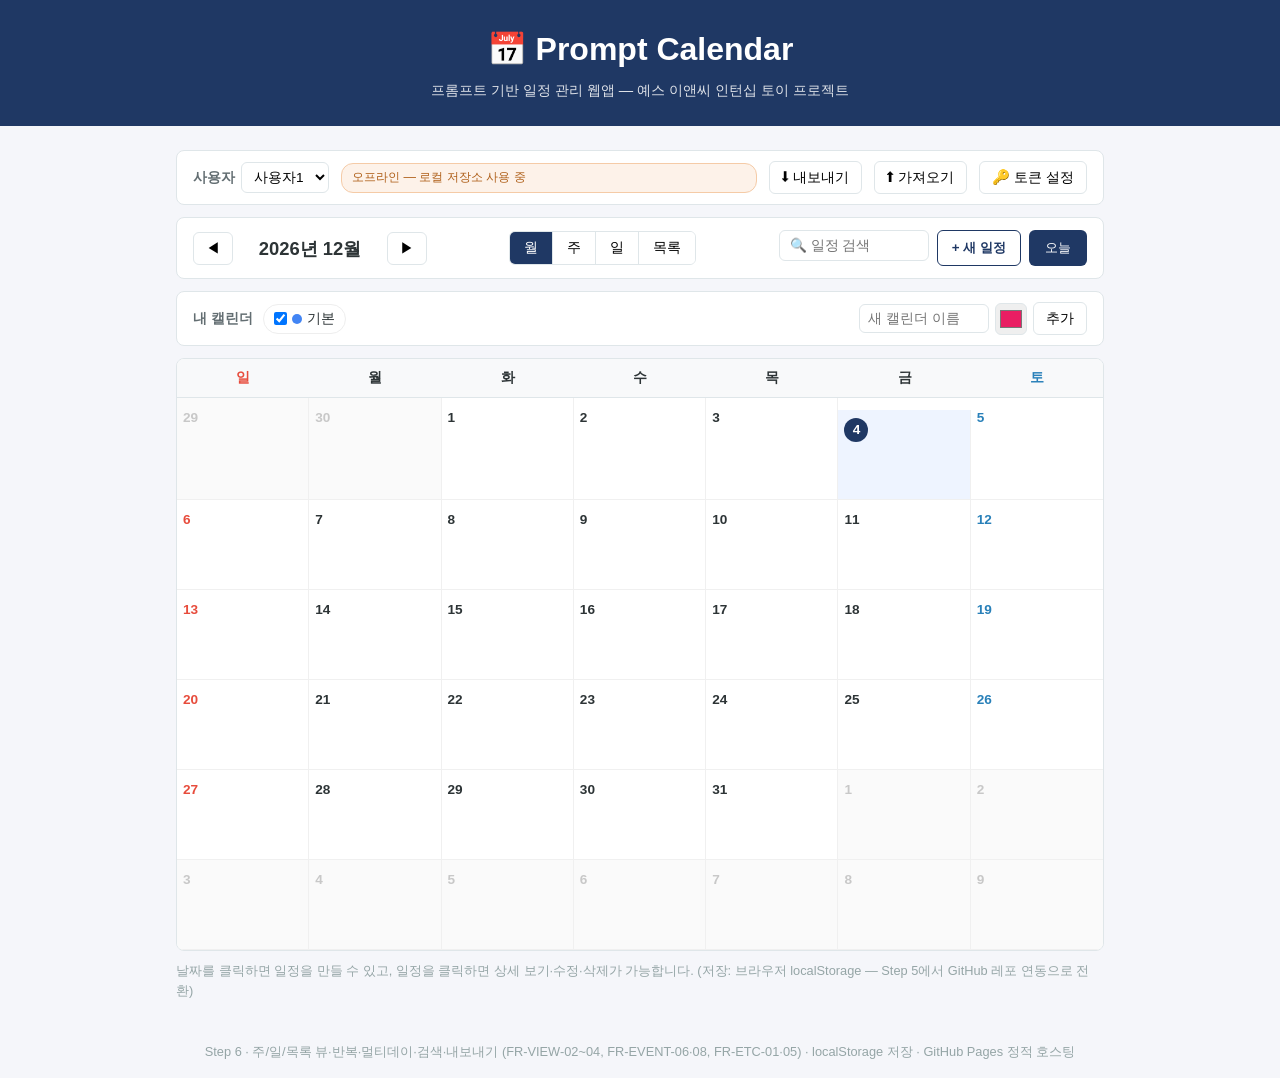
<file: index.html>
<!DOCTYPE html>
<html lang="ko">
<head>
  <meta charset="UTF-8">
  <meta name="viewport" content="width=device-width, initial-scale=1.0">
  <title>일정 관리 웹앱 | Prompt Calendar</title>
  <link rel="stylesheet" href="css/style.css">
</head>
<body>
  <header class="app-header">
    <h1>📅 Prompt Calendar</h1>
    <p class="subtitle">프롬프트 기반 일정 관리 웹앱 — 예스 이앤씨 인턴십 토이 프로젝트</p>
  </header>

  <main class="container">
    <!-- Step 5: 사용자 바 (FR-USER-01) + 동기화 상태 -->
    <section class="user-bar">
      <label class="user-label">사용자
        <select id="user-select"></select>
      </label>
      <span id="sync-badge" class="sync-badge saving">불러오는 중...</span>
      <button id="btn-export" class="nav-btn" title="일정 JSON 내려받기">⬇ 내보내기</button>
      <button id="btn-import" class="nav-btn" title="일정 JSON 불러오기">⬆ 가져오기</button>
      <input type="file" id="import-file" accept=".json,application/json" class="hidden">
      <button id="btn-token" class="nav-btn" title="GitHub 토큰 설정">🔑 토큰 설정</button>
    </section>

    <!-- 캘린더 툴바 (FR-VIEW-05, 06) -->
    <section class="calendar-toolbar">
      <div class="nav-group">
        <button id="btn-prev" class="nav-btn" title="이전 달">◀</button>
        <h2 id="current-month-label">-</h2>
        <button id="btn-next" class="nav-btn" title="다음 달">▶</button>
      </div>
      <div class="view-switch">
        <button class="view-btn active" data-view="month">월</button>
        <button class="view-btn" data-view="week">주</button>
        <button class="view-btn" data-view="day">일</button>
        <button class="view-btn" data-view="agenda">목록</button>
      </div>
      <div class="toolbar-right">
        <div class="search-box">
          <input type="search" id="search-input" placeholder="🔍 일정 검색" maxlength="40">
          <div id="search-results" class="search-results hidden"></div>
        </div>
        <button id="btn-new-event" class="new-btn">+ 새 일정</button>
        <button id="btn-today" class="today-btn">오늘</button>
      </div>
    </section>

    <!-- Step 4: 내 캘린더 패널 (FR-CAL-01~03) -->
    <section class="calendar-panel">
      <span class="panel-label">내 캘린더</span>
      <div id="calendar-list" class="calendar-list"><!-- app.js가 렌더링 --></div>
      <div class="calendar-add">
        <input type="text" id="cal-name" placeholder="새 캘린더 이름" maxlength="20">
        <input type="color" id="cal-color" value="#e91e63" title="색상 선택">
        <button id="cal-add" class="nav-btn">추가</button>
      </div>
    </section>

    <!-- 월 뷰 격자 (FR-VIEW-01) -->
    <section id="month-wrap" class="calendar-wrap">
      <div class="weekday-row">
        <div class="weekday sun">일</div><div class="weekday">월</div>
        <div class="weekday">화</div><div class="weekday">수</div>
        <div class="weekday">목</div><div class="weekday">금</div>
        <div class="weekday sat">토</div>
      </div>
      <div id="calendar-root" class="month-grid"></div>
    </section>

    <!-- Step 6: 주/일 뷰 (FR-VIEW-02, 03) -->
    <section id="week-wrap" class="calendar-wrap hidden">
      <div id="tg-head" class="tg-head"></div>
      <div id="tg-scroll" class="tg-scroll">
        <div class="tg-body">
          <div id="tg-gutter" class="tg-gutter"></div>
          <div id="tg-cols" class="tg-cols"></div>
        </div>
      </div>
    </section>

    <!-- Step 6: 목록 뷰 (FR-VIEW-04) -->
    <section id="agenda-wrap" class="calendar-wrap agenda-wrap hidden">
      <div id="agenda-root" class="agenda-root"></div>
    </section>

    <p class="hint">날짜를 클릭하면 일정을 만들 수 있고, 일정을 클릭하면 상세 보기·수정·삭제가 가능합니다. (저장: 브라우저 localStorage — Step 5에서 GitHub 레포 연동으로 전환)</p>
  </main>

  <!-- Step 3: 일정 생성/수정 모달 (FR-EVENT-01, 03, 05) -->
  <div id="event-modal" class="modal-overlay">
    <div class="modal">
      <h3 id="modal-title">일정 만들기</h3>
      <label class="field">
        <span>제목 *</span>
        <input type="text" id="ev-title" placeholder="일정 제목" maxlength="60">
      </label>
      <label class="field checkbox-field">
        <input type="checkbox" id="ev-allday"> <span>종일</span>
      </label>
      <div class="field-row">
        <label class="field">
          <span>시작</span>
          <input type="date" id="ev-start-date">
          <input type="time" id="ev-start-time">
        </label>
        <label class="field">
          <span>종료</span>
          <input type="date" id="ev-end-date">
          <input type="time" id="ev-end-time">
        </label>
      </div>
      <label class="field">
        <span>캘린더</span>
        <select id="ev-calendar"></select>
      </label>
      <label class="field">
        <span>반복</span>
        <select id="ev-repeat">
          <option value="">반복 안 함</option>
          <option value="daily">매일</option>
          <option value="weekly">매주</option>
          <option value="monthly">매월</option>
          <option value="yearly">매년</option>
        </select>
      </label>
      <label class="field">
        <span>장소</span>
        <input type="text" id="ev-location" placeholder="장소 (선택)" maxlength="60">
      </label>
      <label class="field">
        <span>설명</span>
        <textarea id="ev-desc" rows="3" placeholder="설명 (선택)"></textarea>
      </label>
      <div class="modal-actions">
        <button id="ev-cancel" class="btn-ghost">취소</button>
        <button id="ev-save" class="btn-primary">저장</button>
      </div>
    </div>
  </div>

  <!-- Step 3: 일정 상세 모달 (FR-EVENT-02, 04) -->
  <div id="detail-modal" class="modal-overlay">
    <div class="modal">
      <h3 id="dt-title">-</h3>
      <dl class="detail-list">
        <dt>일시</dt><dd id="dt-time">-</dd>
        <dt>캘린더</dt><dd id="dt-calendar">-</dd>
        <dt>반복</dt><dd id="dt-repeat">-</dd>
        <dt>장소</dt><dd id="dt-location">-</dd>
        <dt>설명</dt><dd id="dt-desc">-</dd>
      </dl>
      <div class="modal-actions">
        <button id="dt-delete" class="btn-danger">삭제</button>
        <span class="spacer"></span>
        <button id="dt-close" class="btn-ghost">닫기</button>
        <button id="dt-edit" class="btn-primary">수정</button>
      </div>
    </div>
  </div>

  <!-- Step 5: GitHub 토큰 설정 모달 (FR-USER-03, NFR-05) -->
  <div id="token-modal" class="modal-overlay">
    <div class="modal">
      <h3>GitHub 토큰 설정</h3>
      <p class="token-note">
        레포에 일정을 <strong>저장(쓰기)</strong>하려면 Fine-grained Personal Access Token이 필요합니다.<br>
        · 대상 레포: <code>prompt-calendar</code>만 선택<br>
        · 권한: <code>Contents — Read and write</code>만 부여<br>
        · 토큰은 <strong>이 브라우저(localStorage)에만</strong> 저장되며 코드·레포에 올라가지 않습니다.<br>
        · 공용 PC에서는 사용 후 반드시 '토큰 삭제'를 눌러주세요.
      </p>
      <label class="field">
        <span>Personal Access Token</span>
        <input type="password" id="tk-input" placeholder="github_pat_...">
      </label>
      <div class="modal-actions">
        <button id="tk-clear" class="btn-danger">토큰 삭제</button>
        <span class="spacer"></span>
        <button id="tk-close" class="btn-ghost">닫기</button>
        <button id="tk-save" class="btn-primary">저장</button>
      </div>
    </div>
  </div>

  <footer class="app-footer">
    <p>Step 6 · 주/일/목록 뷰·반복·멀티데이·검색·내보내기 (FR-VIEW-02~04, FR-EVENT-06·08, FR-ETC-01·05) · localStorage 저장 · GitHub Pages 정적 호스팅</p>
  </footer>

  <script src="js/storage.js"></script>
  <script src="js/github.js"></script>
  <script src="js/calendar.js"></script>
  <script src="js/app.js"></script>
</body>
</html>
</file>
<file: css/style.css>
/* Step 1: 기본 골격 스타일 (NFR-03 반응형 기반) */
* { margin: 0; padding: 0; box-sizing: border-box; }

body {
  font-family: "Malgun Gothic", "Apple SD Gothic Neo", sans-serif;
  background: #f5f6fa;
  color: #2d3436;
  line-height: 1.6;
}

.app-header {
  background: #1f3864;
  color: #fff;
  padding: 24px 16px;
  text-align: center;
}
.app-header .subtitle { font-size: 0.9rem; opacity: 0.85; margin-top: 4px; }

.container {
  max-width: 960px;
  margin: 24px auto;
  padding: 0 16px;
}

.deploy-check, .next-step {
  background: #fff;
  border: 1px solid #dfe6e9;
  border-radius: 8px;
  padding: 20px;
  margin-bottom: 16px;
}
.deploy-check h2 { font-size: 1.1rem; margin-bottom: 8px; }
.check-list { list-style: none; margin: 12px 0; }
.check-list li { padding: 6px 0; border-bottom: 1px dashed #dfe6e9; }
.check-list strong.ok { color: #27ae60; }
.check-list strong.fail { color: #c0392b; }
.today { margin-top: 12px; font-weight: bold; color: #1f3864; }

.next-step h3 { font-size: 1rem; margin-bottom: 6px; color: #636e72; }

.app-footer {
  text-align: center;
  font-size: 0.8rem;
  color: #95a5a6;
  padding: 16px;
}

@media (max-width: 600px) {
  .app-header h1 { font-size: 1.3rem; }
  .container { margin: 12px auto; }
}

/* ===== Step 2: 월 뷰 캘린더 (FR-VIEW-01, 05, 06) ===== */
.calendar-toolbar {
  display: flex;
  justify-content: space-between;
  align-items: center;
  background: #fff;
  border: 1px solid #dfe6e9;
  border-radius: 8px;
  padding: 12px 16px;
  margin-bottom: 12px;
}
.nav-group { display: flex; align-items: center; gap: 12px; }
.nav-group h2 { font-size: 1.15rem; min-width: 130px; text-align: center; }
.nav-btn {
  border: 1px solid #dfe6e9;
  background: #fff;
  border-radius: 6px;
  padding: 6px 12px;
  cursor: pointer;
  font-size: 0.9rem;
}
.nav-btn:hover { background: #f1f2f6; }
.today-btn {
  border: none;
  background: #1f3864;
  color: #fff;
  border-radius: 6px;
  padding: 8px 16px;
  cursor: pointer;
}
.today-btn:hover { background: #2a4a82; }

.calendar-wrap {
  background: #fff;
  border: 1px solid #dfe6e9;
  border-radius: 8px;
  overflow: hidden;
}
.weekday-row {
  display: grid;
  grid-template-columns: repeat(7, 1fr);
  background: #f8f9fa;
  border-bottom: 1px solid #dfe6e9;
}
.weekday { text-align: center; padding: 8px 0; font-size: 0.85rem; font-weight: bold; }
.weekday.sun { color: #e74c3c; }
.weekday.sat { color: #2980b9; }

.month-grid {
  display: grid;
  grid-template-columns: repeat(7, 1fr);
  grid-auto-rows: minmax(90px, auto);
}
.day-cell {
  border-right: 1px solid #f0f0f0;
  border-bottom: 1px solid #f0f0f0;
  padding: 6px;
  min-height: 90px;
  cursor: pointer;
  transition: background 0.15s;
}
.day-cell:hover { background: #f8fbff; }
.day-cell:nth-child(7n) { border-right: none; }
.day-num { font-size: 0.85rem; font-weight: 600; }
.day-cell.sun .day-num { color: #e74c3c; }
.day-cell.sat .day-num { color: #2980b9; }
.day-cell.other-month { background: #fafafa; }
.day-cell.other-month .day-num { color: #c8c8c8; }

/* FR-VIEW-05: 오늘 하이라이트 */
.day-cell.today { background: #eef4ff; }
.day-cell.today .day-num {
  display: inline-flex;
  justify-content: center;
  align-items: center;
  width: 24px; height: 24px;
  border-radius: 50%;
  background: #1f3864;
  color: #fff;
}

.day-events { margin-top: 4px; display: flex; flex-direction: column; gap: 2px; }
.event-chip {
  font-size: 0.72rem;
  background: #4285f4;
  color: #fff;
  border-radius: 4px;
  padding: 1px 5px;
  white-space: nowrap;
  overflow: hidden;
  text-overflow: ellipsis;
}
.event-more { font-size: 0.7rem; color: #636e72; }

.hint { font-size: 0.8rem; color: #95a5a6; margin-top: 10px; }

@media (max-width: 600px) {
  .month-grid { grid-auto-rows: minmax(64px, auto); }
  .day-cell { min-height: 64px; padding: 4px; }
  .event-chip { font-size: 0.62rem; }
  .nav-group h2 { min-width: 100px; font-size: 1rem; }
}

/* ===== Step 3: 모달 및 CRUD UI (FR-EVENT-01~05) ===== */
.toolbar-right { display: flex; gap: 8px; }
.new-btn {
  border: 1px solid #1f3864;
  background: #fff;
  color: #1f3864;
  border-radius: 6px;
  padding: 8px 14px;
  cursor: pointer;
  font-weight: 600;
}
.new-btn:hover { background: #eef4ff; }

.modal-overlay {
  display: none;
  position: fixed;
  inset: 0;
  background: rgba(0, 0, 0, 0.45);
  z-index: 100;
  justify-content: center;
  align-items: center;
  padding: 16px;
}
.modal-overlay.open { display: flex; }
.modal {
  background: #fff;
  border-radius: 10px;
  padding: 20px;
  width: 100%;
  max-width: 420px;
  max-height: 90vh;
  overflow-y: auto;
  box-shadow: 0 10px 40px rgba(0, 0, 0, 0.2);
}
.modal h3 { margin-bottom: 14px; color: #1f3864; }

.field { display: block; margin-bottom: 12px; font-size: 0.85rem; }
.field span { display: block; margin-bottom: 4px; color: #636e72; font-weight: 600; }
.field input[type="text"], .field input[type="date"], .field input[type="time"], .field textarea {
  width: 100%;
  padding: 8px;
  border: 1px solid #dfe6e9;
  border-radius: 6px;
  font-family: inherit;
  font-size: 0.9rem;
  margin-bottom: 4px;
}
.field input:disabled { background: #f1f2f6; color: #b2bec3; }
.checkbox-field { display: flex; align-items: center; gap: 6px; }
.checkbox-field span { margin: 0; }
.checkbox-field input { width: auto; }
.field-row { display: flex; gap: 10px; }
.field-row .field { flex: 1; }

.modal-actions { display: flex; gap: 8px; justify-content: flex-end; margin-top: 8px; }
.modal-actions .spacer { flex: 1; }
.btn-primary { background: #1f3864; color: #fff; border: none; border-radius: 6px; padding: 8px 16px; cursor: pointer; }
.btn-primary:hover { background: #2a4a82; }
.btn-ghost { background: #fff; color: #636e72; border: 1px solid #dfe6e9; border-radius: 6px; padding: 8px 16px; cursor: pointer; }
.btn-ghost:hover { background: #f1f2f6; }
.btn-danger { background: #fff; color: #c0392b; border: 1px solid #e6b0aa; border-radius: 6px; padding: 8px 16px; cursor: pointer; }
.btn-danger:hover { background: #fdedec; }

.detail-list { margin-bottom: 14px; }
.detail-list dt { font-size: 0.75rem; color: #95a5a6; font-weight: 700; margin-top: 10px; }
.detail-list dd { font-size: 0.9rem; margin-top: 2px; white-space: pre-wrap; }

.event-chip.all-day { background: #1f3864; }

/* ===== Step 3 추가: 드래그 앤 드롭 (FR-EVENT-07) ===== */
.event-chip { cursor: grab; }
.event-chip:active { cursor: grabbing; }
.day-cell.drag-over {
  background: #dbeafe;
  outline: 2px dashed #1f3864;
  outline-offset: -2px;
}

/* ===== Step 4: 캘린더 패널 (FR-CAL-01~03) ===== */
.calendar-panel {
  display: flex;
  align-items: center;
  flex-wrap: wrap;
  gap: 10px;
  background: #fff;
  border: 1px solid #dfe6e9;
  border-radius: 8px;
  padding: 10px 16px;
  margin-bottom: 12px;
}
.panel-label { font-size: 0.85rem; font-weight: 700; color: #636e72; }
.calendar-list { display: flex; flex-wrap: wrap; gap: 10px; flex: 1; }
.calendar-item {
  display: flex;
  align-items: center;
  gap: 5px;
  font-size: 0.85rem;
  border: 1px solid #eee;
  border-radius: 16px;
  padding: 3px 10px;
  cursor: pointer;
}
.cal-dot { width: 10px; height: 10px; border-radius: 50%; display: inline-block; }
.cal-del {
  border: none; background: none; color: #b2bec3;
  font-size: 0.95rem; cursor: pointer; padding: 0 0 0 2px;
}
.cal-del:hover { color: #c0392b; }
.calendar-add { display: flex; align-items: center; gap: 6px; }
.calendar-add input[type="text"] {
  padding: 6px 8px; border: 1px solid #dfe6e9; border-radius: 6px; font-size: 0.85rem; width: 130px;
}
.calendar-add input[type="color"] {
  width: 32px; height: 32px; border: 1px solid #dfe6e9; border-radius: 6px; padding: 2px; cursor: pointer;
}
.field select {
  width: 100%; padding: 8px; border: 1px solid #dfe6e9; border-radius: 6px;
  font-family: inherit; font-size: 0.9rem; background: #fff;
}
#dt-calendar .cal-dot { margin-right: 5px; }

/* ===== Step 5: 사용자 바·동기화 배지·토큰 모달 (FR-USER-01~04) ===== */
.user-bar {
  display: flex;
  align-items: center;
  gap: 12px;
  background: #fff;
  border: 1px solid #dfe6e9;
  border-radius: 8px;
  padding: 10px 16px;
  margin-bottom: 12px;
  flex-wrap: wrap;
}
.user-label { font-size: 0.85rem; font-weight: 700; color: #636e72; display: flex; align-items: center; gap: 6px; }
.user-label select {
  padding: 6px 8px; border: 1px solid #dfe6e9; border-radius: 6px;
  font-family: inherit; font-size: 0.85rem; background: #fff;
}
.sync-badge {
  font-size: 0.78rem;
  border-radius: 12px;
  padding: 4px 10px;
  flex: 1;
  min-width: 180px;
}
.sync-badge.synced { background: #eafaf1; color: #1e8449; border: 1px solid #a9dfbf; }
.sync-badge.read-only { background: #fef9e7; color: #9a7d0a; border: 1px solid #f9e79f; }
.sync-badge.local { background: #fdf2e9; color: #af601a; border: 1px solid #f5cba7; }
.sync-badge.saving { background: #ebf5fb; color: #21618c; border: 1px solid #aed6f1; }
.sync-badge.error { background: #fdedec; color: #922b21; border: 1px solid #e6b0aa; }
.token-note { font-size: 0.8rem; color: #636e72; margin-bottom: 12px; line-height: 1.7; }
.token-note code { background: #f1f2f6; padding: 1px 5px; border-radius: 4px; font-size: 0.78rem; }

/* ===== Step 6: 뷰 전환·주/일 뷰·목록 뷰·검색 (FR-VIEW-02~04, FR-ETC-01) ===== */
.hidden { display: none !important; }

.view-switch { display: flex; border: 1px solid #dfe6e9; border-radius: 6px; overflow: hidden; }
.view-btn {
  border: none; background: #fff; padding: 7px 14px; cursor: pointer;
  font-size: 0.85rem; border-right: 1px solid #dfe6e9;
}
.view-btn:last-child { border-right: none; }
.view-btn.active { background: #1f3864; color: #fff; }

.search-box { position: relative; }
.search-box input {
  padding: 7px 10px; border: 1px solid #dfe6e9; border-radius: 6px;
  font-family: inherit; font-size: 0.85rem; width: 150px;
}
.search-results {
  position: absolute; top: 38px; right: 0; z-index: 50;
  background: #fff; border: 1px solid #dfe6e9; border-radius: 8px;
  box-shadow: 0 6px 20px rgba(0,0,0,0.12);
  width: 280px; max-height: 300px; overflow-y: auto;
}
.search-hit { padding: 8px 12px; font-size: 0.85rem; cursor: pointer; border-bottom: 1px solid #f5f5f5; }
.search-hit:hover { background: #f8fbff; }
.hit-date { color: #95a5a6; font-size: 0.75rem; margin-right: 6px; }
.search-empty { padding: 10px 12px; font-size: 0.85rem; color: #95a5a6; }

/* 주/일 뷰 타임라인 */
.tg-head { display: grid; grid-template-columns: 56px 1fr; border-bottom: 1px solid #dfe6e9; background: #f8f9fa; }
.tg-head { grid-template-columns: 56px repeat(auto-fit, minmax(0, 1fr)); }
.tg-gutter-head { border-right: 1px solid #f0f0f0; }
.tg-day-head {
  text-align: center; padding: 6px 4px; font-size: 0.8rem; font-weight: 700;
  border-right: 1px solid #f0f0f0; cursor: pointer;
}
.tg-day-head.today { background: #eef4ff; color: #1f3864; }
.tg-allday { display: flex; flex-direction: column; gap: 2px; margin-top: 4px; min-height: 4px; }
.tg-scroll { max-height: 560px; overflow-y: auto; }
.tg-body { display: grid; grid-template-columns: 56px 1fr; }
.tg-gutter { display: flex; flex-direction: column; }
.tg-hour-label {
  height: 40px; font-size: 0.68rem; color: #95a5a6; text-align: right;
  padding-right: 6px; border-right: 1px solid #f0f0f0; box-sizing: border-box;
  border-top: 1px solid #f7f7f7;
}
.tg-cols { display: grid; }
.tg-col {
  position: relative; border-right: 1px solid #f0f0f0; cursor: pointer;
  background-image: repeating-linear-gradient(to bottom, transparent 0 39px, #f4f4f4 39px 40px);
}
.tg-col.today { background-color: #f6faff; }
.tg-event {
  position: absolute; left: 2px; right: 2px;
  color: #fff; font-size: 0.72rem; border-radius: 4px; padding: 2px 5px;
  overflow: hidden; box-shadow: 0 1px 3px rgba(0,0,0,0.15); cursor: pointer;
}

/* 목록 뷰 */
.agenda-wrap { padding: 8px 0; }
.agenda-root { padding: 4px 16px 12px; }
.agenda-date {
  font-size: 0.85rem; font-weight: 700; color: #1f3864;
  margin: 14px 0 6px; padding-bottom: 4px; border-bottom: 1px solid #eef0f3;
}
.agenda-date.today { color: #c0392b; }
.agenda-item {
  display: flex; align-items: center; gap: 10px;
  padding: 7px 6px; border-radius: 6px; cursor: pointer; font-size: 0.88rem;
}
.agenda-item:hover { background: #f8fbff; }
.agenda-time { color: #636e72; font-size: 0.8rem; min-width: 92px; }
.agenda-title { flex: 1; }
.agenda-empty { color: #95a5a6; font-size: 0.9rem; padding: 20px 0; text-align: center; }

/* 멀티데이 이어짐 칩 */
.event-chip.cont { opacity: 0.75; }

/* ===== Step 7: 마감 — 모바일 반응형 보강 (NFR-03) ===== */
@media (max-width: 700px) {
  .calendar-toolbar { flex-direction: column; align-items: stretch; gap: 8px; }
  .nav-group { justify-content: center; }
  .view-switch { justify-content: center; }
  .view-btn { flex: 1; }
  .toolbar-right { justify-content: space-between; }
  .search-box input { width: 100%; }
  .search-box { flex: 1; }
  .search-results { left: 0; right: auto; width: 100%; }
  .user-bar { gap: 8px; }
  .sync-badge { order: 5; min-width: 100%; text-align: center; }
  .tg-hour-label { font-size: 0.6rem; }
  .tg-scroll { max-height: 420px; }
  .agenda-time { min-width: 72px; font-size: 0.72rem; }
  .modal { max-width: 100%; }
  .field-row { flex-direction: column; gap: 0; }
}
</file>
